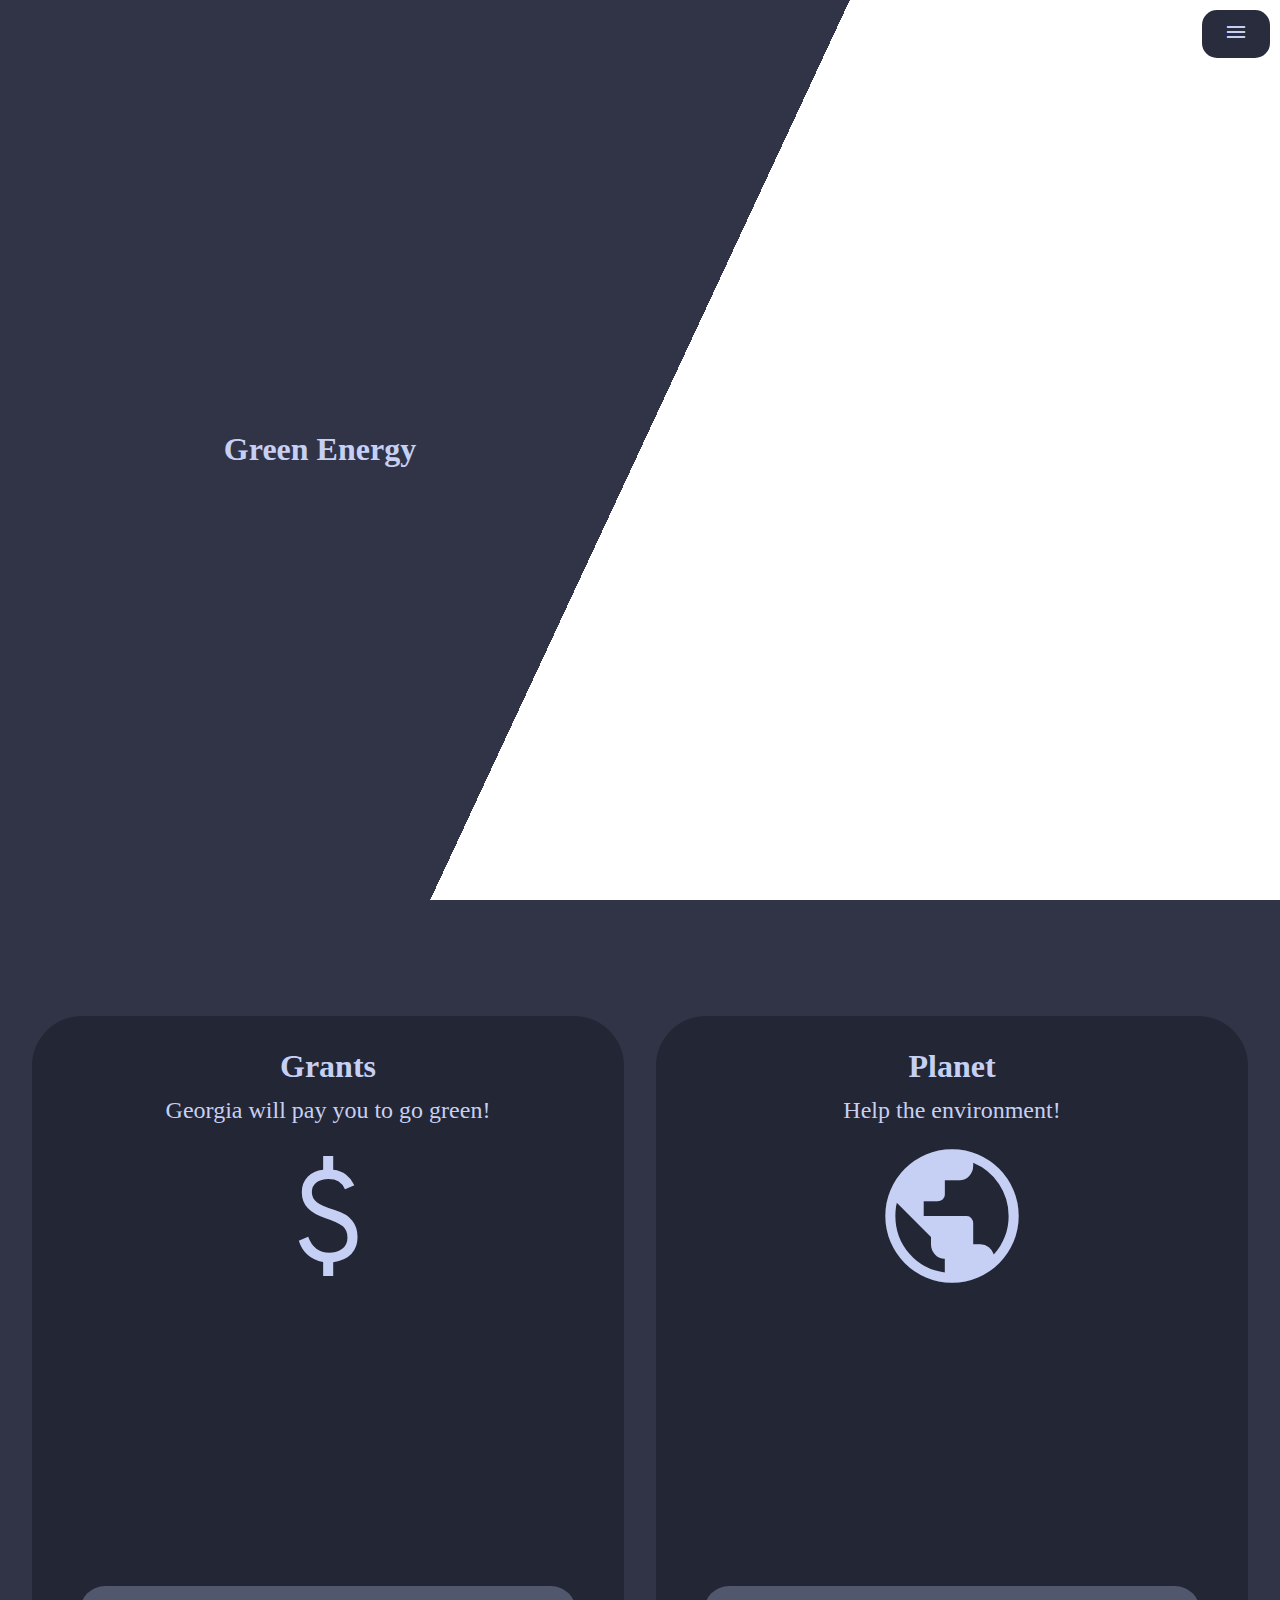
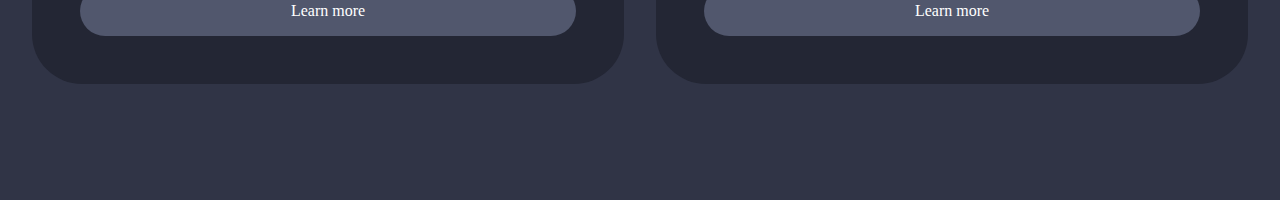
<file: index.html>
<!DOCTYPE html>
<html>
    <head>
        <title>Green Energy</title>
        <link rel="stylesheet" href="style/index.css">
        <link href="https://fonts.googleapis.com/css2?family=Material+Symbols+Outlined" rel="stylesheet" />
        <script src="./js/index.js"></script>
    </head>
    <body>
        <div id="nav">
            <label>
                <a id="menu-icon"><span class="material-symbols-outlined">menu</span></a>
            </label>
            <div id="menu" style="display: none;">
                <a href="./pages/about.html"><p>About</p></a>
                <a href="./pages/credits.html"><p>Credits</p></a>
            </div>
            
            
        </div>
        <div id="title-page" class="page-container">
             <div id="title-text">
                <h1>Green Energy</h1>
                <!-- <p>test</p> -->
            </div>
             <div id="title-image"></div>
        </div>
        <div class="page-container" id="info-container">
            <div class="info-box">
                <h3>Grants</h3>
                <p>Georgia will pay you to go green!</p>
                <div class="learn-icon-wrap">
                    <span class="learn-more-icon material-symbols-outlined">
                        attach_money
                    </span>
                </div>
                <div class="button-container">
                    <a href="./pages/about.html#grant-info" class="info-link">Learn more</a>
                </div>
            </div>
            <div class="info-box">
                <h3>Planet</h3>
                <p>Help the environment!</p>
                <span class="learn-more-icon material-symbols-outlined">
                    public
                </span>
                <div class="button-container">
                    <!-- <button class="learn-more">Learn more</button> -->
                    <a href="./pages/about.html#environment-info" class="info-link">Learn more</a>
                </div>
            </div>

        </div>
        <!-- <div class="page-container" id="contact-container">
            <div id="contact-box">
                <h3>Contact</h3><br>
                <textarea name="subject" id="subject" cols="1" rows="1" placeholder="Subject" required></textarea><br>
                <textarea name="message" id="message" cols="30" rows="10" placeholder="Message"></textarea><br>
                <button onclick="send_mail()">Contact</button>
            </div>
            <footer>
                <p>Made by qdread</p>
            </footer>
        </div>
        <script>
            let subject_el = document.getElementById("subject");
            let message_el = document.getElementById("message");
            function send_mail() {
                let subject_text = subject_el.value;
                subject_text = subject_text.replace(" ", "%20");
                console.log(subject_text);
            }
        </script> -->
    </body>
</html>
</file>
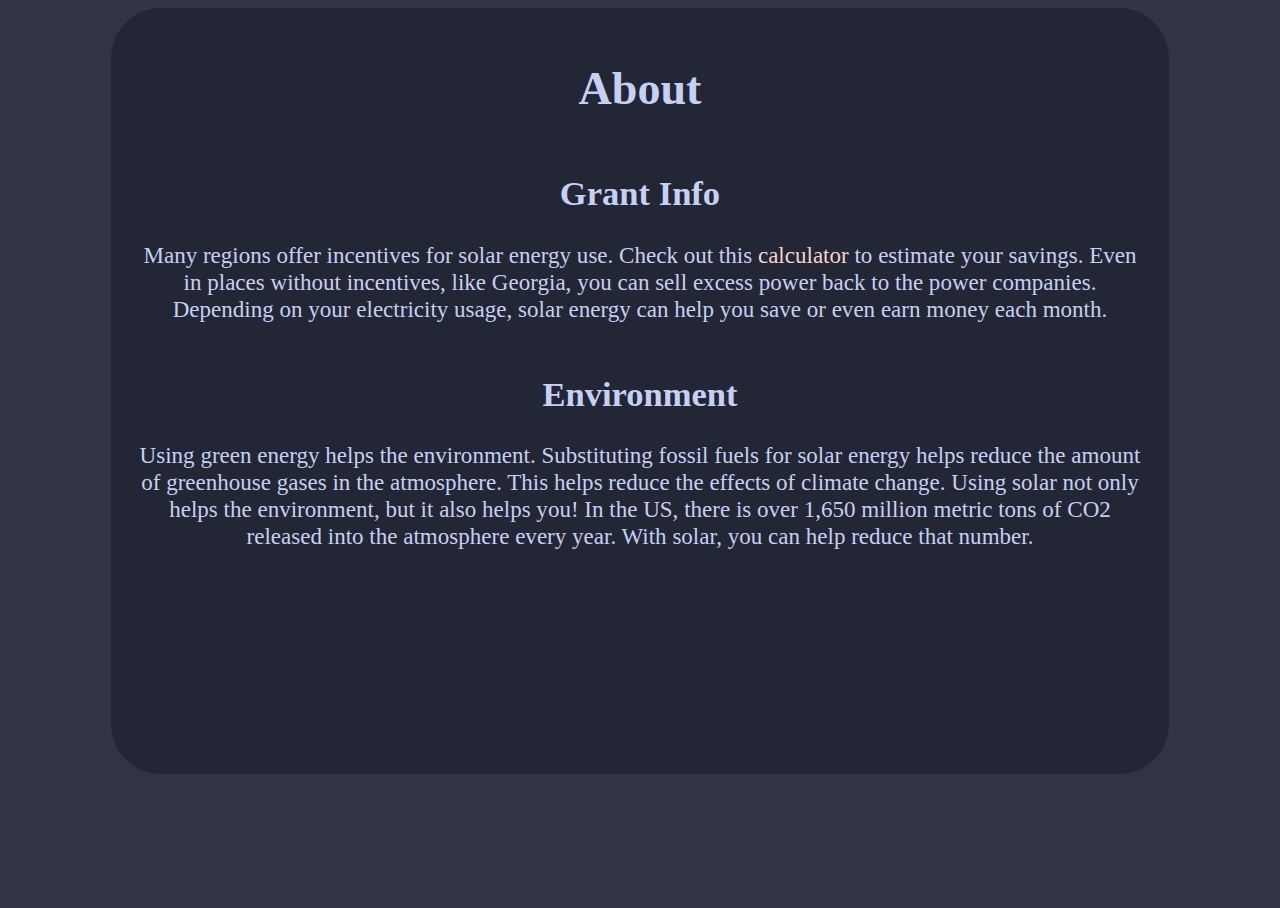
<file: pages/about.html>
<!DOCTYPE html>
<html lang="en">
    <head>
        <title>Green Energy | About</title>
        <link rel="stylesheet" href="../style/about.css">
    </head>
    <body>
        <div id="about-wrapper">
            <h1>About</h1>
            
            <div id="grant-info">
                <h2>Grant Info</h2>
                <p>
                    Many regions offer incentives for solar energy use.
                    Check out this <a href="https://sunroof.withgoogle.com/">calculator</a> to estimate your savings.
                    Even in places without incentives, like Georgia, you can sell excess power back to the power companies.
                    Depending on your electricity usage, solar energy can help you save or even earn money each month.
                </p>
            </div>
            <div id="environment-info">
                <h2>Environment</h2>
                <p>
                    Using green energy helps the environment.
                    Substituting fossil fuels for solar energy helps reduce the amount of greenhouse gases in the atmosphere.
                    This helps reduce the effects of climate change.
                    Using solar not only helps the environment, but it also helps you!
                    In the US, there is over 1,650 million metric tons of CO2 released into the atmosphere every year.
                    With solar, you can help reduce that number.
                </p>
            </div>
        </div>

    </body>
</html>
</file>
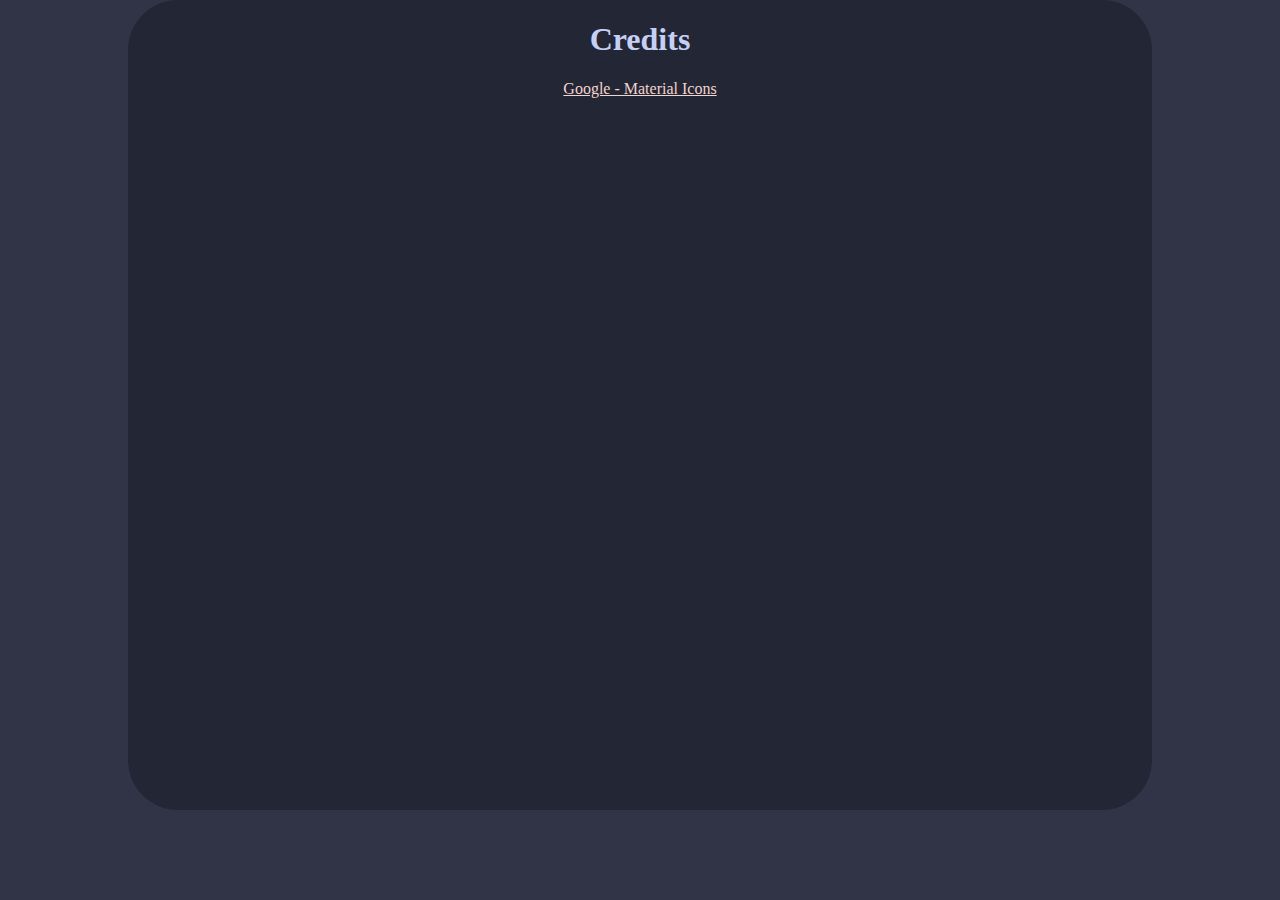
<file: pages/credits.html>
<!DOCTYPE html>
<html>
    <head>
        <title>Green Energy | Credits</title>
        <link rel="stylesheet" href="../style/credits.css">
    </head>
    <body>
        <div id="credits">
            <h1>Credits</h1>
            <a href="https://fonts.google.com/icons" target="_blank">Google - Material Icons</a>
        </div>
    </body>
</html>
</file>
<file: style/index.css>
html, body {
  height: 100%;
  margin: 0;
  padding: 0;
  color: #c6d0f5;
  caret-color: #f2d5cf;
  font-size: 1em;
}

::selection {
  background: #626880;
}

.page-container {
  display: flex;
  width: 100%;
  height: 100vh;
  background-color: #303446;
}

#title-page {
  background: linear-gradient(-65deg, transparent 50%, #303446 40%);
}

#title-image {
  flex: 1;
  z-index: -1;
  width: 60%;
  background: url("https://www.shutterstock.com/shutterstock/photos/2307804857/display_1500/stock-photo-windmill-for-renewable-electric-energy-production-in-spain-2307804857.jpg") no-repeat center center/cover;
}

#title-text {
  position: absolute;
  top: 50%; /* adjust this value as needed */
  left: 25%; /* adjust this value as needed */
  transform: translate(-50%, -50%);
  padding: 50px;
  text-align: center;
}

#info-container {
  display: flex;
  gap: 2em;
  padding: 2em;
  box-sizing: border-box;
  justify-content: space-between;
}

.info-box {
  display: flex;
  flex-direction: column;
  justify-content: space-between;
  width: 15%;
  height: 80%;
  background-color: #232634;
  border-radius: 50px;
  flex: 1;
  margin: auto auto auto auto;
}
.info-box h3 {
  text-align: center;
  font-size: 2em;
  margin: 0;
  padding-top: 1em;
}
.info-box p {
  text-align: center;
  font-size: 1.5em;
  margin: 0;
  padding: 0.5em;
}
.info-box .button-container {
  display: flex;
  justify-content: center;
  align-items: flex-end;
  width: 100%;
  flex-grow: 1;
}
.info-box .button-container .info-link:link, .info-box .button-container .info-link:visited {
  background-color: #51576d;
  margin: 3em;
  width: 90%;
  color: white;
  padding: 1em;
  text-align: center;
  text-decoration: none;
  display: inline-block;
  border-radius: 25px;
}
.info-box .button-container .info-link:hover, .info-box .button-container .info-link:active {
  background-color: #414559;
}
.info-box .button-container button {
  margin: 3em;
  background-color: #51576d;
  width: 90%;
  height: 4em;
  border-radius: 50px;
  border-color: transparent;
}
.info-box .button-container :hover {
  background-color: #414559;
}

#contact-container {
  display: flex;
  width: 100%;
  gap: 2em;
  padding: 2em;
  box-sizing: border-box;
  justify-content: space-between;
  position: relative;
}

footer {
  position: absolute;
  left: 0;
  bottom: 0;
  box-sizing: border-box;
  width: 100%;
  text-align: center;
  padding: 1em;
}

#nav {
  position: absolute;
  top: 0;
  right: 0;
  background-color: #292c3c;
  padding: 10px;
  border-radius: 15px;
  margin: 10px;
  overflow: auto;
  text-align: center;
  width: 3em;
}
#nav #menu {
  display: flex;
  flex-wrap: nowrap;
  justify-content: flex-start;
  width: 100%;
}
#nav #menu span {
  font-size: 2em;
}
#nav #menu a {
  text-decoration: none;
}
#nav #menu a:visited, #nav #menu a:link {
  color: #c6d0f5;
}

#contact-container {
  display: flex;
  width: 100%;
  gap: 2em;
  padding: 2em;
  box-sizing: border-box;
  justify-content: space-between;
  position: relative;
}
#contact-container #contact-box {
  display: flex;
  flex-direction: column;
  justify-content: center;
  align-items: center;
  margin: auto auto auto auto;
  background-color: #232634;
  width: 100%;
  height: 80%;
  text-align: center;
  border-radius: 50px;
}
#contact-container #contact-box button {
  margin: 3em;
  background-color: #51576d;
  width: 90%;
  height: 4em;
  border-radius: 50px;
  border-color: transparent;
}
#contact-container #contact-box :hover {
  background-color: #414559;
}
#contact-container #contact-box textarea {
  width: 90%;
  height: 10em;
  border-radius: 25px;
  border-color: transparent;
  background-color: #51576d;
  margin: 1em;
  padding: 1em;
  resize: none;
}
#contact-container #contact-box #subject {
  height: 1.5em;
}

.learn-more-icon {
  text-align: center;
  font-size: 10em !important;
}

.learn-icon-wrap {
  margin: auto;
}

/*# sourceMappingURL=index.css.map */
</file>
<file: style/about.css>
html, body {
  height: 100svh;
  color: #c6d0f5;
  background-color: #303446;
  caret-color: #f2d5cf;
  font-size: 1.2em;
}

#about-wrapper {
  text-align: center;
  display: flex;
  flex-direction: column;
  width: 80%;
  height: 80%;
  background-color: #232634;
  border-radius: 50px;
  flex: 1;
  margin: auto;
  padding: 1em;
}

a {
  text-decoration: none;
  color: #f2d5cf;
}

/*# sourceMappingURL=about.css.map */
</file>
<file: style/credits.css>
html, body {
  height: 100%;
  margin: 0;
  padding: 0;
  color: #c6d0f5;
  caret-color: #f2d5cf;
  font-size: 1em;
  background-color: #303446;
  height: 100vh;
  width: 100vw;
  overflow: hidden;
}

a {
  color: #f2d5cf;
}

#credits {
  text-align: center;
  display: flex;
  flex-direction: column;
  width: 80%;
  height: 90%;
  background-color: #232634;
  border-radius: 50px;
  flex: 1;
  margin: auto;
}

/*# sourceMappingURL=credits.css.map */
</file>
